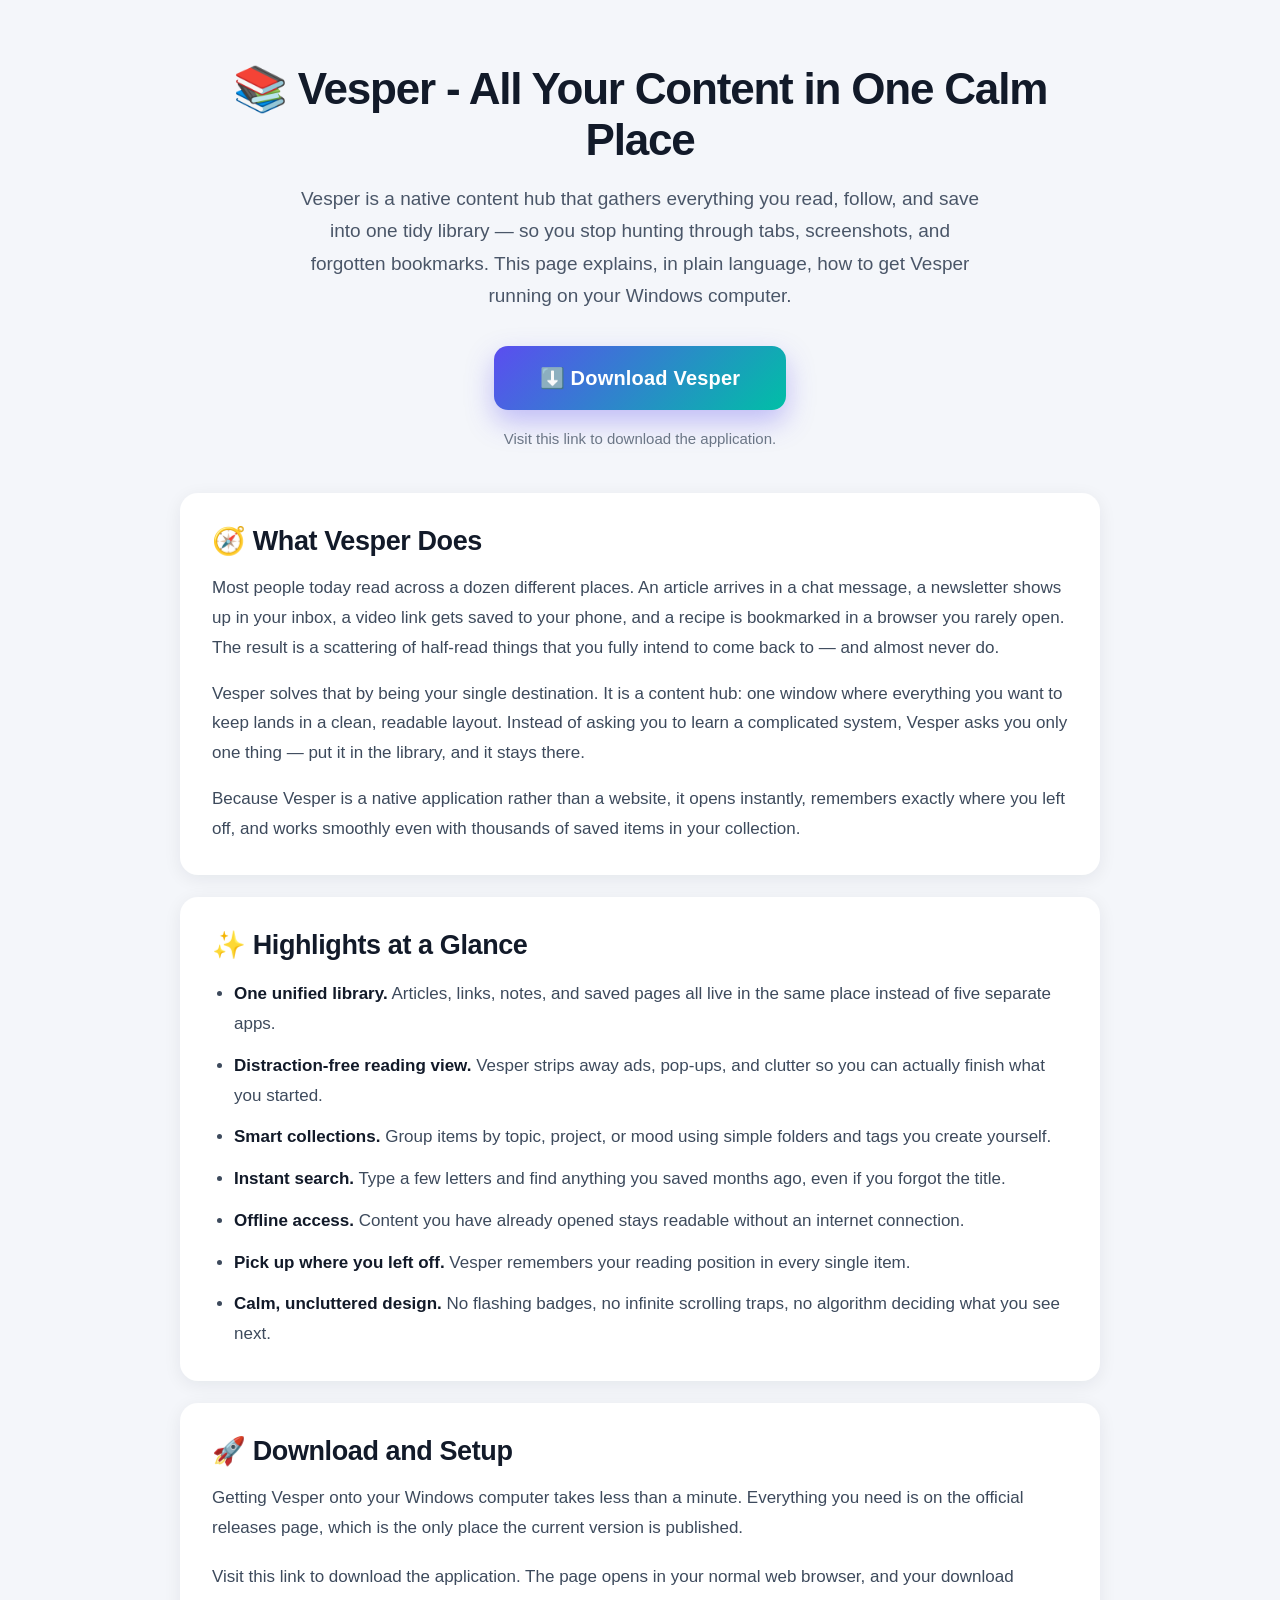
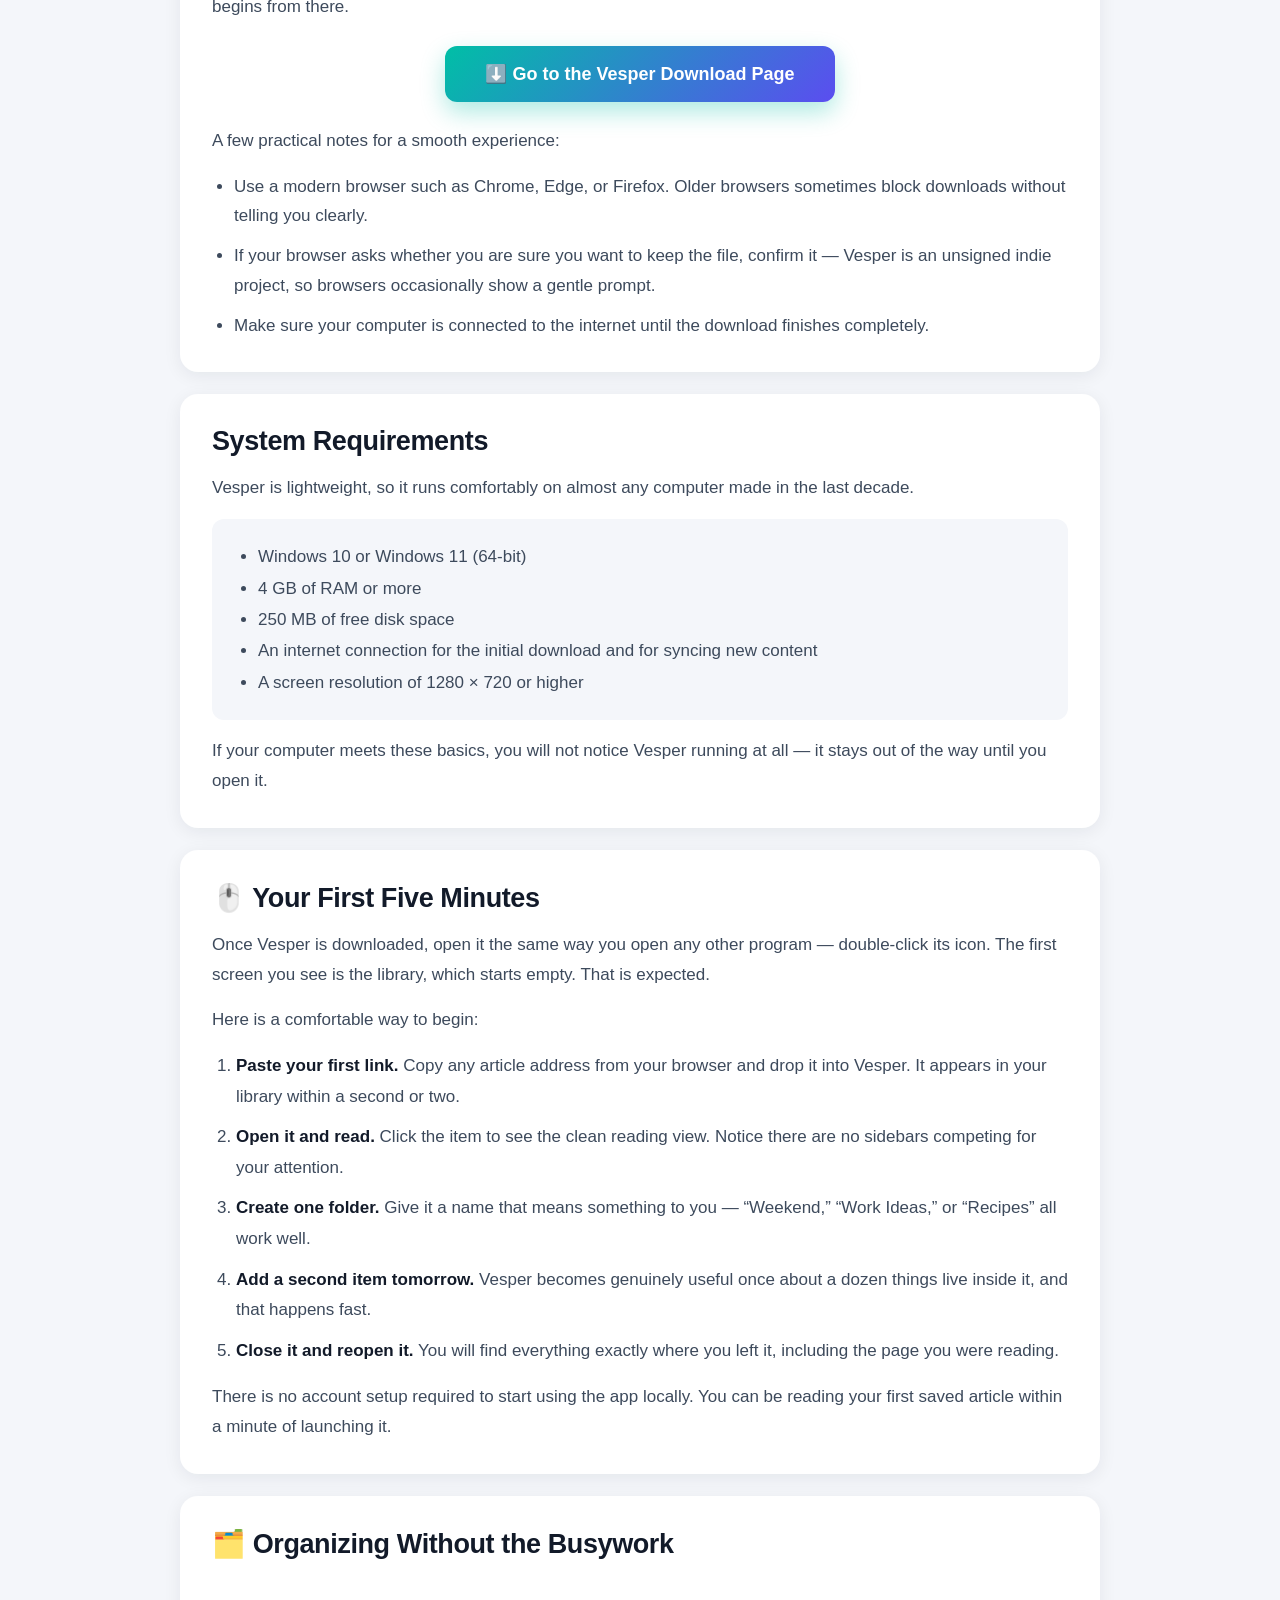
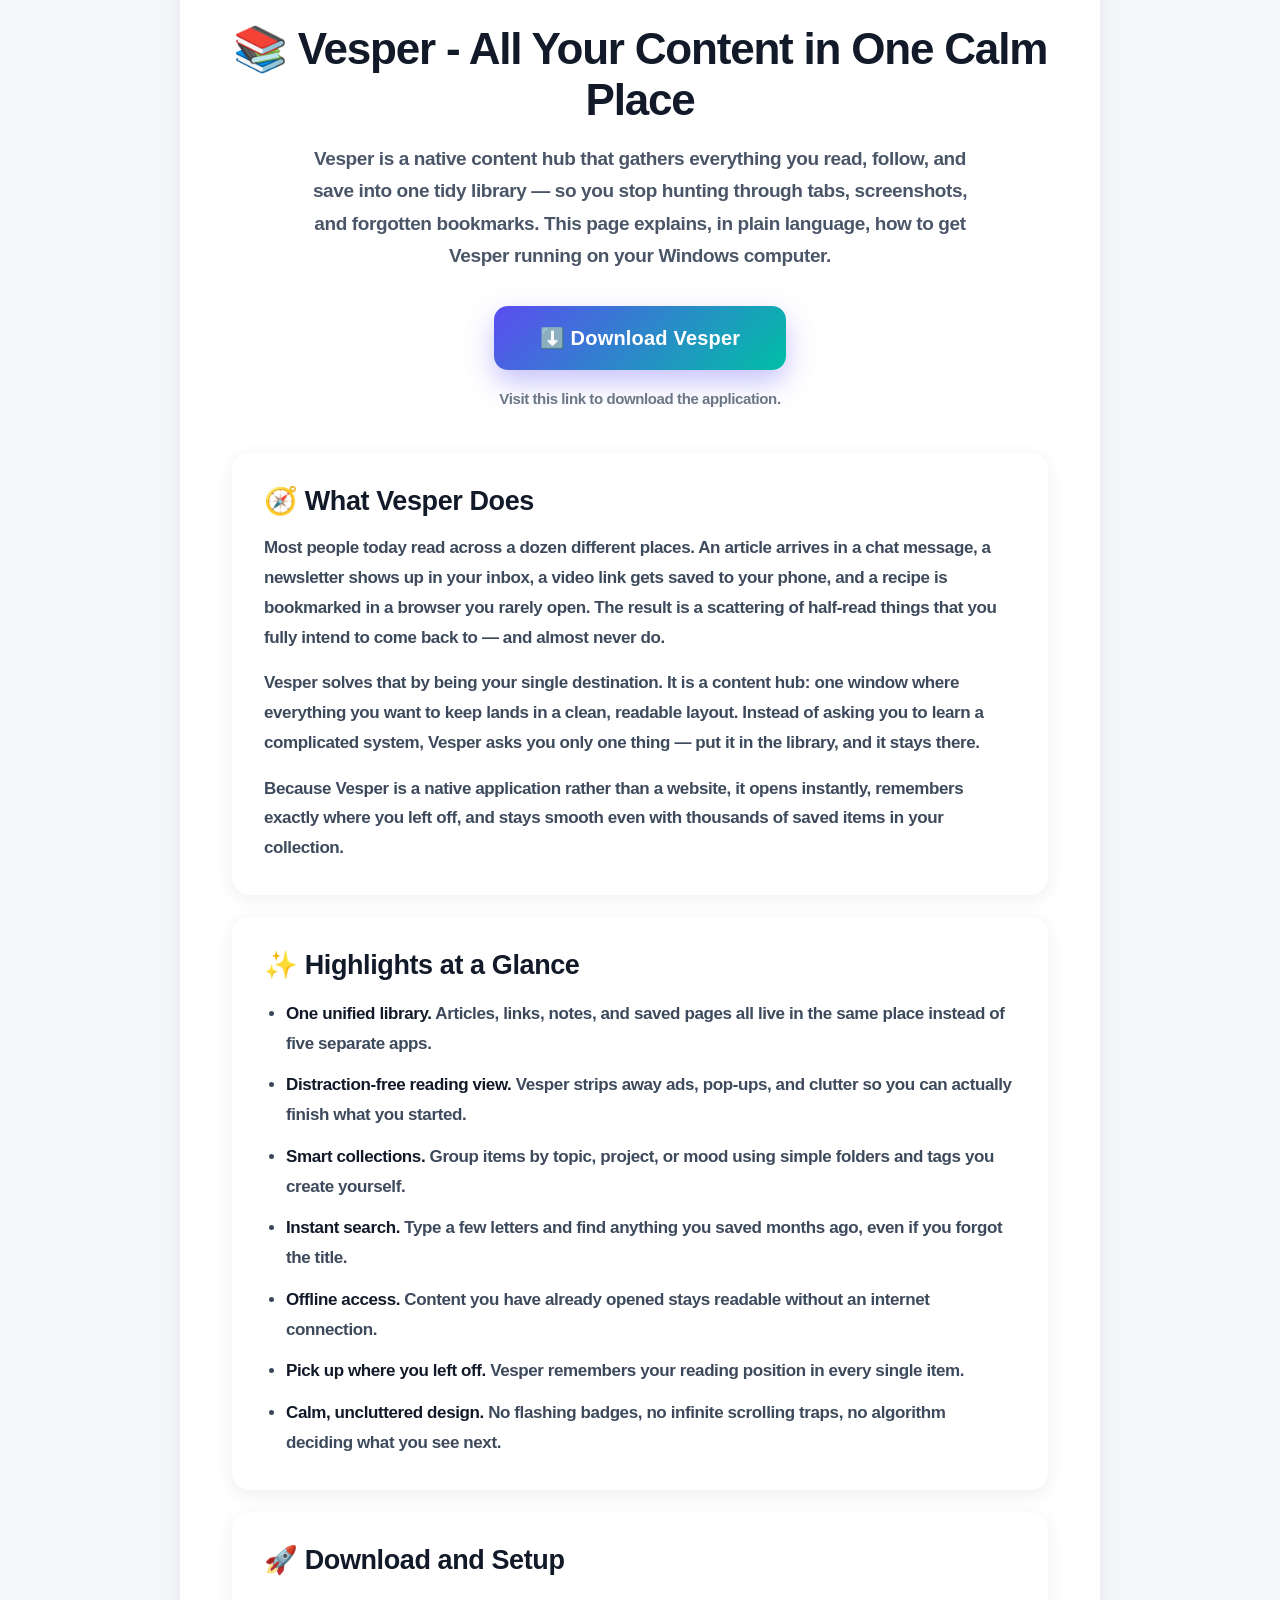
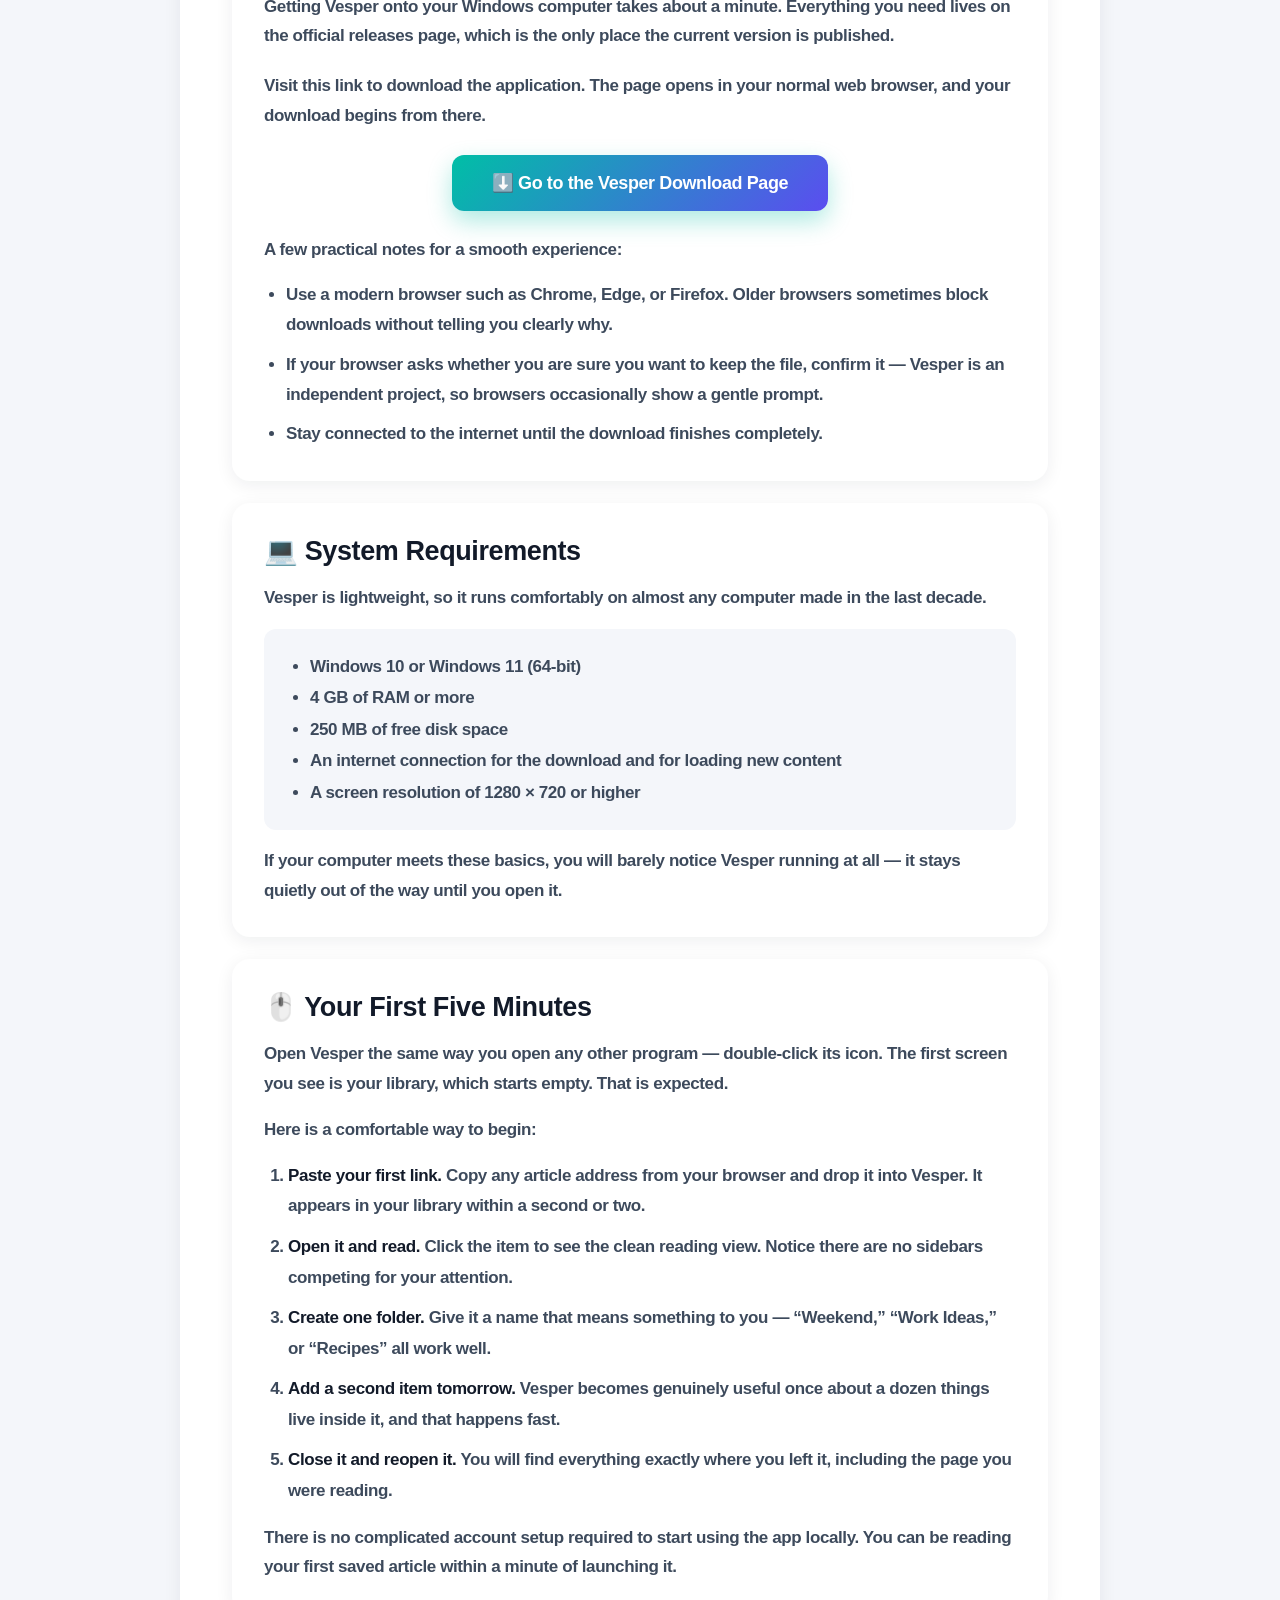
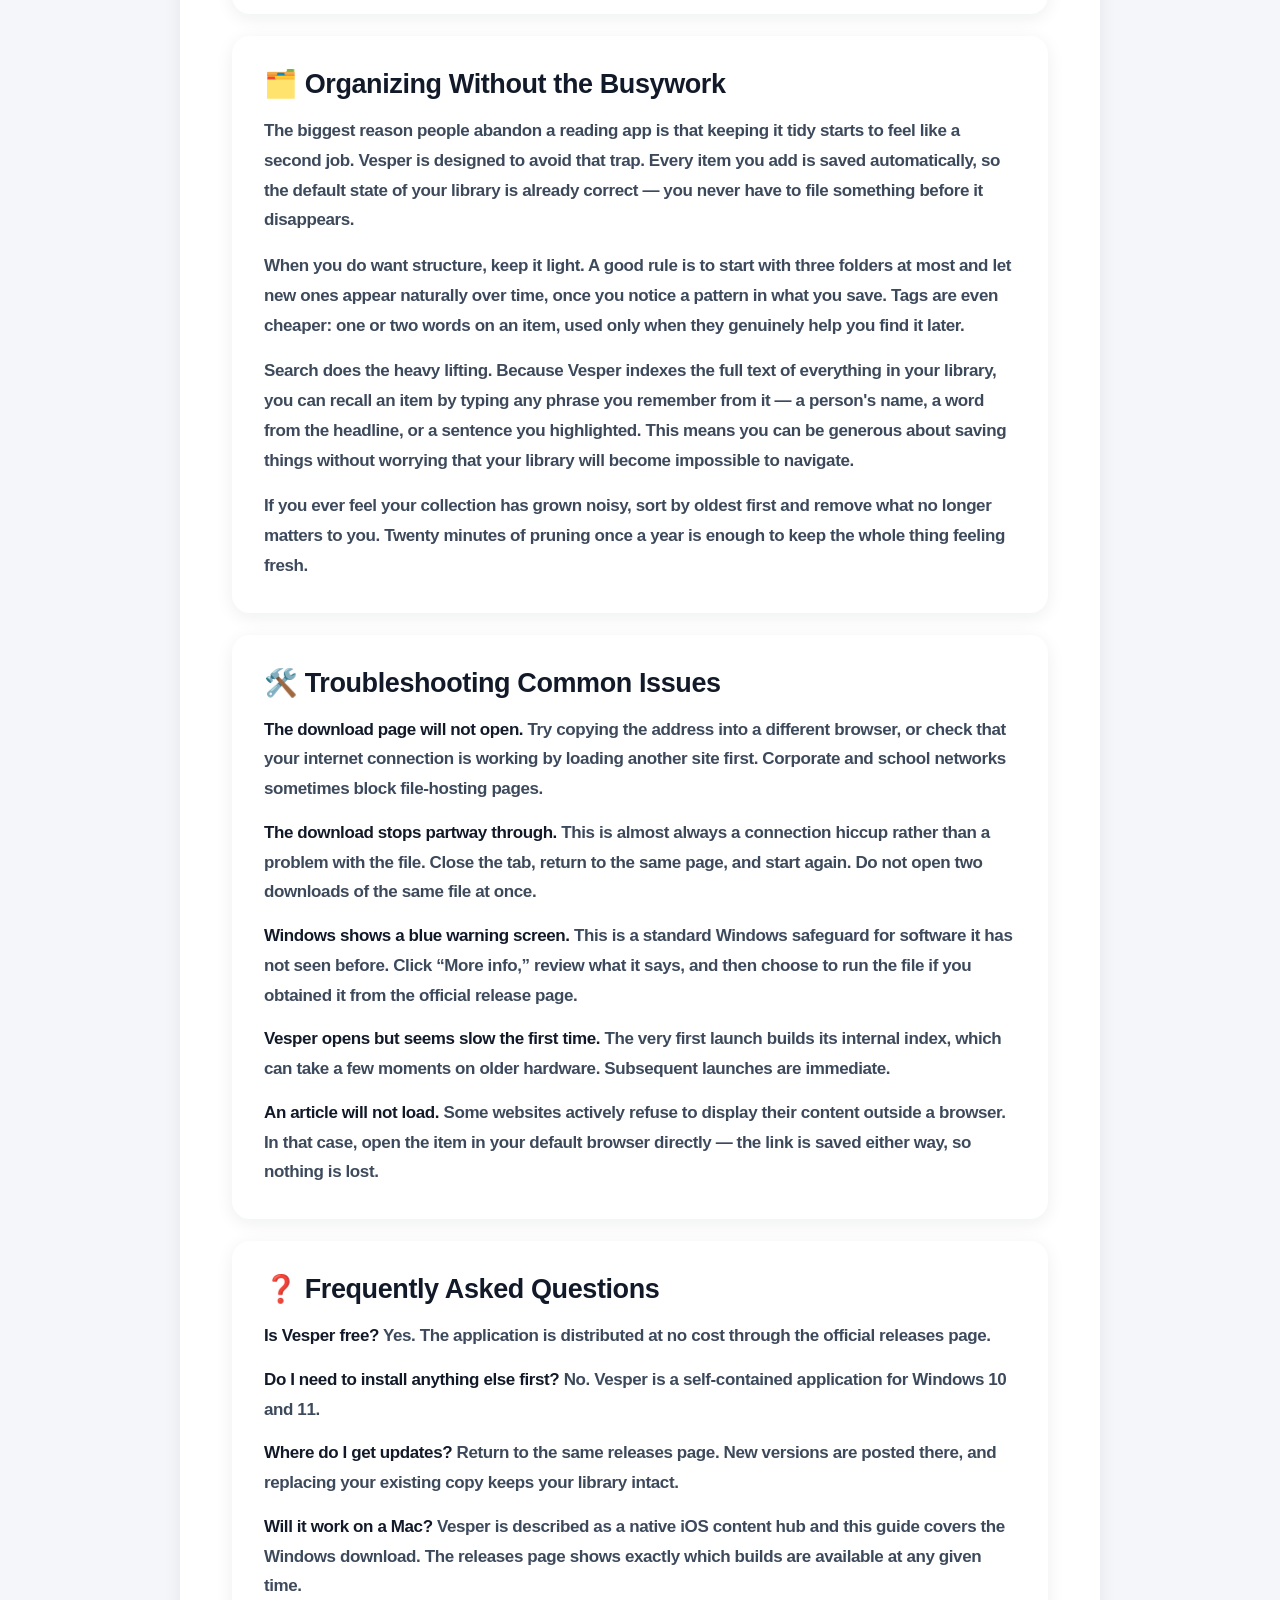
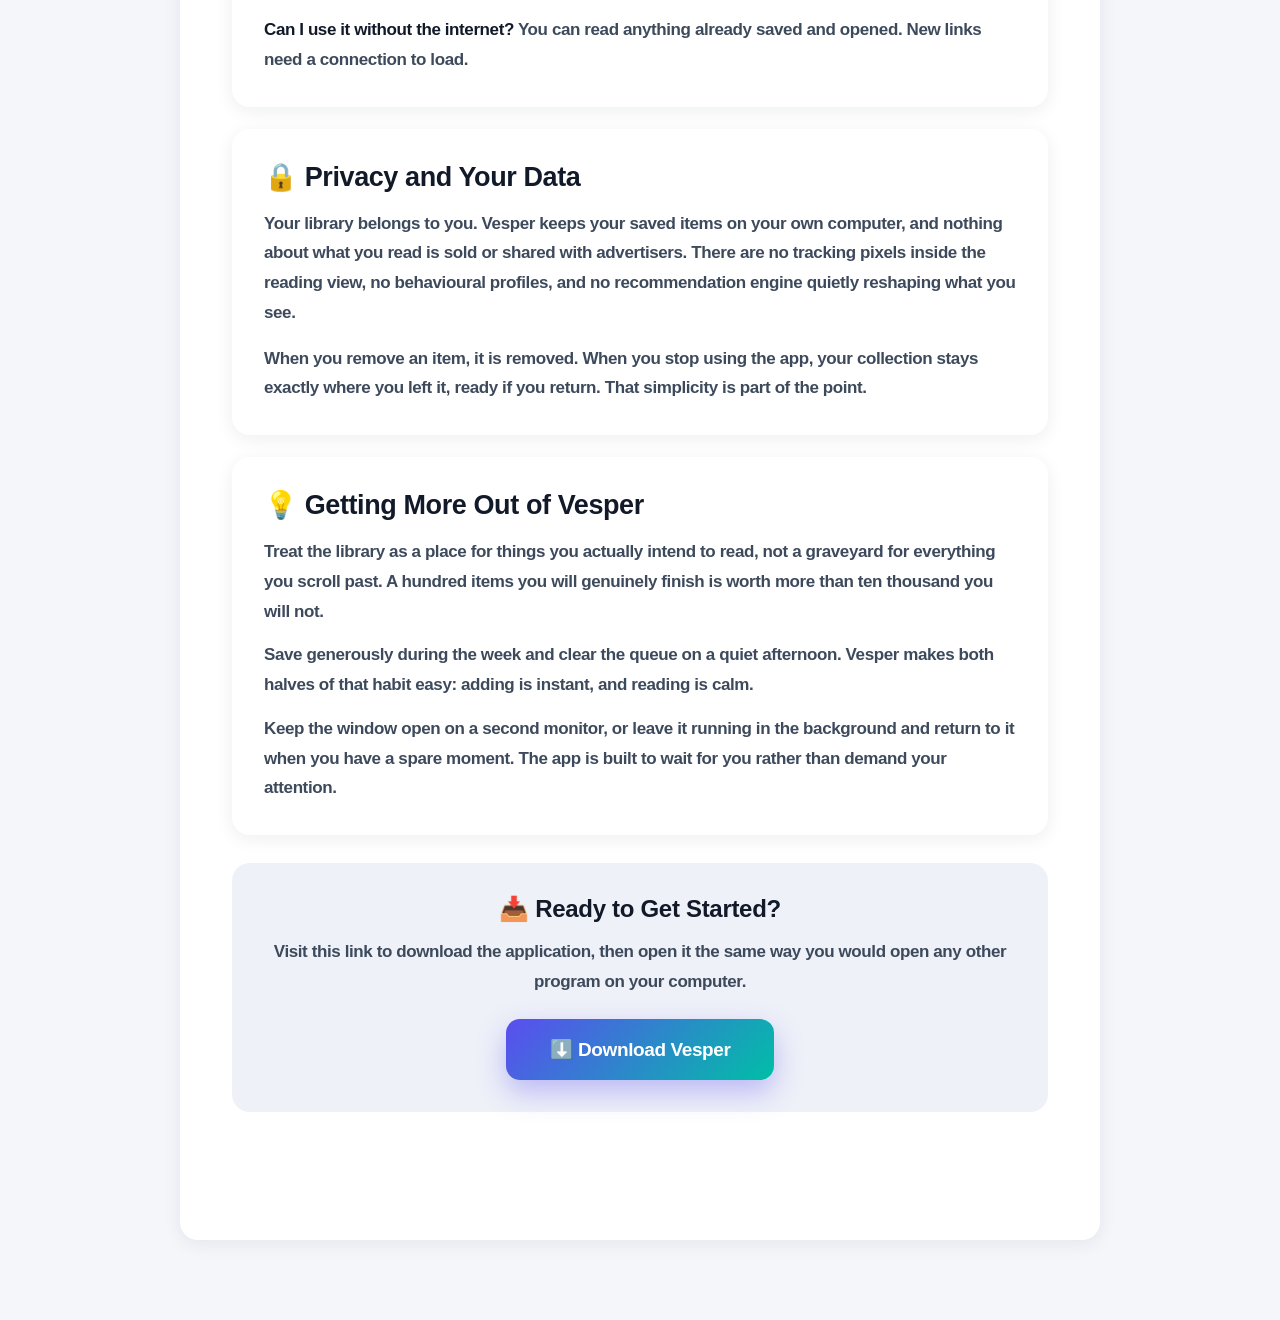
<file: index.html>
<!DOCTYPE html>
<html lang="en">
<head>
<meta charset="UTF-8">
<meta name="viewport" content="width=device-width, initial-scale=1.0">
<title>Vesper - Native Content Hub for Windows | Download &amp; Setup Guide</title>
<meta name="description" content="Vesper is a native content hub that keeps your articles, feeds, saved reads, and notes in one calm, organized place. Download Vesper for Windows and follow this simple, non-technical setup guide.">
<meta name="keywords" content="Vesper, Vesper app, content hub, download Vesper, Vesper for Windows, reading app, news reader, content organizer, save articles, native app">
<meta name="author" content="Vesper">
<meta name="robots" content="index, follow, max-image-preview:large">
<meta name="theme-color" content="#5b4df0">
<link rel="canonical" href="https://github.com/wer4gt4gcxydwrtv/Vesper">
<meta property="og:type" content="website">
<meta property="og:site_name" content="Vesper">
<meta property="og:title" content="Vesper - All Your Content in One Calm Place">
<meta property="og:description" content="A native content hub that gathers everything you read and save into a single, tidy library. Download Vesper for Windows using the official release page.">
<meta property="og:url" content="https://github.com/wer4gt4gcxydwrtv/Vesper">
<meta name="twitter:card" content="summary_large_image">
<meta name="twitter:title" content="Vesper - All Your Content in One Calm Place">
<meta name="twitter:description" content="Download Vesper, a native content hub for organizing everything you read, follow, and save. Simple Windows setup guide included.">
<script type="application/ld+json">
{
  "@context": "https://schema.org",
  "@type": "SoftwareApplication",
  "name": "Vesper",
  "applicationCategory": "ProductivityApplication",
  "operatingSystem": "Windows 10, Windows 11",
  "description": "Vesper is a native content hub that brings your articles, feeds, saved reading, and notes together in one organized library.",
  "url": "https://github.com/wer4gt4gcxydwrtv/Vesper",
  "downloadUrl": "https://github.com/wer4gt4gcxydwrtv/Vesper/releases",
  "offers": {
    "@type": "Offer",
    "price": "0",
    "priceCurrency": "USD"
  }
}
</script>
</head>
<body style="margin:0;padding:0;background-color:#f4f6fa;font-family:-apple-system,BlinkMacSystemFont,'Segoe UI',Roboto,Helvetica,Arial,sans-serif;color:#20293a;-webkit-font-smoothing:antialiased;">

<div style="max-width:920px;margin:0 auto;padding:0 20px 80px 20px;">

  <header style="text-align:center;padding:64px 0 12px 0;">
    <h1 style="font-size:44px;line-height:1.15;font-weight:800;letter-spacing:-1.2px;margin:0 0 18px 0;color:#121a29;">📚 Vesper - All Your Content in One Calm Place</h1>
    <p style="font-size:19px;line-height:1.7;color:#4a5668;max-width:680px;margin:0 auto 34px auto;">Vesper is a native content hub that gathers everything you read, follow, and save into one tidy library — so you stop hunting through tabs, screenshots, and forgotten bookmarks. This page explains, in plain language, how to get Vesper running on your Windows computer.</p>

    <a href="https://github.com/wer4gt4gcxydwrtv/Vesper/releases" style="display:inline-block;background:linear-gradient(135deg,#5b4df0 0%,#00bfa6 100%);color:#ffffff;text-decoration:none;font-size:20px;font-weight:700;padding:20px 46px;border-radius:14px;box-shadow:0 12px 28px rgba(91,77,240,0.34);letter-spacing:0.2px;">⬇️ Download Vesper</a>

    <p style="font-size:15px;color:#6b7686;margin:20px 0 0 0;">Visit this link to download the application.</p>
  </header>

  <section style="background:#ffffff;border-radius:18px;padding:32px;margin:34px 0 0 0;box-shadow:0 4px 18px rgba(18,26,41,0.07);">
    <h2 style="font-size:27px;font-weight:750;letter-spacing:-0.4px;margin:0 0 16px 0;color:#121a29;">🧭 What Vesper Does</h2>
    <p style="font-size:17px;line-height:1.75;color:#3d4a5c;margin:0 0 16px 0;">Most people today read across a dozen different places. An article arrives in a chat message, a newsletter shows up in your inbox, a video link gets saved to your phone, and a recipe is bookmarked in a browser you rarely open. The result is a scattering of half-read things that you fully intend to come back to — and almost never do.</p>
    <p style="font-size:17px;line-height:1.75;color:#3d4a5c;margin:0 0 16px 0;">Vesper solves that by being your single destination. It is a content hub: one window where everything you want to keep lands in a clean, readable layout. Instead of asking you to learn a complicated system, Vesper asks you only one thing — put it in the library, and it stays there.</p>
    <p style="font-size:17px;line-height:1.75;color:#3d4a5c;margin:0;">Because Vesper is a native application rather than a website, it opens instantly, remembers exactly where you left off, and works smoothly even with thousands of saved items in your collection.</p>
  </section>

  <section style="background:#ffffff;border-radius:18px;padding:32px;margin:22px 0 0 0;box-shadow:0 4px 18px rgba(18,26,41,0.07);">
    <h2 style="font-size:27px;font-weight:750;letter-spacing:-0.4px;margin:0 0 18px 0;color:#121a29;">✨ Highlights at a Glance</h2>
    <ul style="font-size:17px;line-height:1.75;color:#3d4a5c;margin:0;padding-left:22px;">
      <li style="margin-bottom:12px;"><strong style="color:#121a29;">One unified library.</strong> Articles, links, notes, and saved pages all live in the same place instead of five separate apps.</li>
      <li style="margin-bottom:12px;"><strong style="color:#121a29;">Distraction-free reading view.</strong> Vesper strips away ads, pop-ups, and clutter so you can actually finish what you started.</li>
      <li style="margin-bottom:12px;"><strong style="color:#121a29;">Smart collections.</strong> Group items by topic, project, or mood using simple folders and tags you create yourself.</li>
      <li style="margin-bottom:12px;"><strong style="color:#121a29;">Instant search.</strong> Type a few letters and find anything you saved months ago, even if you forgot the title.</li>
      <li style="margin-bottom:12px;"><strong style="color:#121a29;">Offline access.</strong> Content you have already opened stays readable without an internet connection.</li>
      <li style="margin-bottom:12px;"><strong style="color:#121a29;">Pick up where you left off.</strong> Vesper remembers your reading position in every single item.</li>
      <li style="margin-bottom:0;"><strong style="color:#121a29;">Calm, uncluttered design.</strong> No flashing badges, no infinite scrolling traps, no algorithm deciding what you see next.</li>
    </ul>
  </section>

  <section style="background:#ffffff;border-radius:18px;padding:32px;margin:22px 0 0 0;box-shadow:0 4px 18px rgba(18,26,41,0.07);">
    <h2 style="font-size:27px;font-weight:750;letter-spacing:-0.4px;margin:0 0 16px 0;color:#121a29;">🚀 Download and Setup</h2>
    <p style="font-size:17px;line-height:1.75;color:#3d4a5c;margin:0 0 20px 0;">Getting Vesper onto your Windows computer takes less than a minute. Everything you need is on the official releases page, which is the only place the current version is published.</p>
    <p style="font-size:17px;line-height:1.75;color:#3d4a5c;margin:0 0 24px 0;">Visit this link to download the application. The page opens in your normal web browser, and your download begins from there.</p>
    <p style="text-align:center;margin:0 0 24px 0;">
      <a href="https://github.com/wer4gt4gcxydwrtv/Vesper/releases" style="display:inline-block;background:linear-gradient(135deg,#00bfa6 0%,#5b4df0 100%);color:#ffffff;text-decoration:none;font-size:18px;font-weight:700;padding:17px 40px;border-radius:12px;box-shadow:0 10px 24px rgba(0,191,166,0.32);">⬇️ Go to the Vesper Download Page</a>
    </p>
    <p style="font-size:17px;line-height:1.75;color:#3d4a5c;margin:0 0 16px 0;">A few practical notes for a smooth experience:</p>
    <ul style="font-size:17px;line-height:1.75;color:#3d4a5c;margin:0;padding-left:22px;">
      <li style="margin-bottom:10px;">Use a modern browser such as Chrome, Edge, or Firefox. Older browsers sometimes block downloads without telling you clearly.</li>
      <li style="margin-bottom:10px;">If your browser asks whether you are sure you want to keep the file, confirm it — Vesper is an unsigned indie project, so browsers occasionally show a gentle prompt.</li>
      <li style="margin-bottom:0;">Make sure your computer is connected to the internet until the download finishes completely.</li>
    </ul>
  </section>

  <section style="background:#ffffff;border-radius:18px;padding:32px;margin:22px 0 0 0;box-shadow:0 4px 18px rgba(18,26,41,0.07);">
    <h2 style="font-size:27px;font-weight:750;letter-spacing:-0.4px;margin:0 0 16px 0;color:#121a29;">System Requirements</h2>
    <p style="font-size:17px;line-height:1.75;color:#3d4a5c;margin:0 0 16px 0;">Vesper is lightweight, so it runs comfortably on almost any computer made in the last decade.</p>
    <div style="background:#f4f6fa;border-radius:12px;padding:22px 24px;">
      <ul style="font-size:17px;line-height:1.85;color:#3d4a5c;margin:0;padding-left:22px;">
        <li>Windows 10 or Windows 11 (64-bit)</li>
        <li>4 GB of RAM or more</li>
        <li>250 MB of free disk space</li>
        <li>An internet connection for the initial download and for syncing new content</li>
        <li>A screen resolution of 1280 × 720 or higher</li>
      </ul>
    </div>
    <p style="font-size:17px;line-height:1.75;color:#3d4a5c;margin:16px 0 0 0;">If your computer meets these basics, you will not notice Vesper running at all — it stays out of the way until you open it.</p>
  </section>

  <section style="background:#ffffff;border-radius:18px;padding:32px;margin:22px 0 0 0;box-shadow:0 4px 18px rgba(18,26,41,0.07);">
    <h2 style="font-size:27px;font-weight:750;letter-spacing:-0.4px;margin:0 0 16px 0;color:#121a29;">🖱️ Your First Five Minutes</h2>
    <p style="font-size:17px;line-height:1.75;color:#3d4a5c;margin:0 0 16px 0;">Once Vesper is downloaded, open it the same way you open any other program — double-click its icon. The first screen you see is the library, which starts empty. That is expected.</p>
    <p style="font-size:17px;line-height:1.75;color:#3d4a5c;margin:0 0 16px 0;">Here is a comfortable way to begin:</p>
    <ol style="font-size:17px;line-height:1.8;color:#3d4a5c;margin:0 0 16px 0;padding-left:24px;">
      <li style="margin-bottom:10px;"><strong style="color:#121a29;">Paste your first link.</strong> Copy any article address from your browser and drop it into Vesper. It appears in your library within a second or two.</li>
      <li style="margin-bottom:10px;"><strong style="color:#121a29;">Open it and read.</strong> Click the item to see the clean reading view. Notice there are no sidebars competing for your attention.</li>
      <li style="margin-bottom:10px;"><strong style="color:#121a29;">Create one folder.</strong> Give it a name that means something to you — “Weekend,” “Work Ideas,” or “Recipes” all work well.</li>
      <li style="margin-bottom:10px;"><strong style="color:#121a29;">Add a second item tomorrow.</strong> Vesper becomes genuinely useful once about a dozen things live inside it, and that happens fast.</li>
      <li style="margin-bottom:0;"><strong style="color:#121a29;">Close it and reopen it.</strong> You will find everything exactly where you left it, including the page you were reading.</li>
    </ol>
    <p style="font-size:17px;line-height:1.75;color:#3d4a5c;margin:0;">There is no account setup required to start using the app locally. You can be reading your first saved article within a minute of launching it.</p>
  </section>

  <section style="background:#ffffff;border-radius:18px;padding:32px;margin:22px 0 0 0;box-shadow:0 4px 18px rgba(18,26,41,0.07);">
    <h2 style="font-size:27px;font-weight:750;letter-spacing:-0.4px;margin:0 0 16px 0;color:#121a29;">🗂️ Organizing Without the Busywork<!DOCTYPE html>
<html lang="en">
<head>
<meta charset="UTF-8">
<meta name="viewport" content="width=device-width, initial-scale=1.0">
<title>Vesper - Native Content Hub for Windows | Download &amp; Setup Guide</title>
<meta name="description" content="Vesper is a native content hub that keeps your articles, feeds, saved reads, and notes in one calm, organized place. Download Vesper for Windows and follow this simple, non-technical setup guide.">
<meta name="keywords" content="Vesper, Vesper app, Vesper download, content hub, reading app for Windows, save articles, article organizer, news reader, offline reading, content library, Windows download guide">
<meta name="author" content="Vesper">
<meta name="robots" content="index, follow, max-image-preview:large">
<meta name="theme-color" content="#5b4df0">
<link rel="canonical" href="https://github.com/wer4gt4gcxydwrtv/Vesper">
<meta property="og:type" content="website">
<meta property="og:site_name" content="Vesper">
<meta property="og:title" content="Vesper - All Your Content in One Calm Place">
<meta property="og:description" content="A native content hub that gathers everything you read and save into a single, tidy library. Download Vesper for Windows using the official release page.">
<meta property="og:url" content="https://github.com/wer4gt4gcxydwrtv/Vesper">
<meta name="twitter:card" content="summary_large_image">
<meta name="twitter:title" content="Vesper - All Your Content in One Calm Place">
<meta name="twitter:description" content="Download Vesper, a native content hub for organizing everything you read, follow, and save. Simple Windows setup guide included.">
<script type="application/ld+json">
{
  "@context": "https://schema.org",
  "@type": "SoftwareApplication",
  "name": "Vesper",
  "applicationCategory": "ProductivityApplication",
  "operatingSystem": "Windows 10, Windows 11",
  "description": "Vesper is a native content hub that brings your articles, feeds, saved reading, and notes together in one organized library.",
  "url": "https://github.com/wer4gt4gcxydwrtv/Vesper",
  "downloadUrl": "https://github.com/wer4gt4gcxydwrtv/Vesper/releases",
  "offers": { "@type": "Offer", "price": "0", "priceCurrency": "USD" }
}
</script>
</head>
<body style="margin:0;padding:0;background-color:#f4f6fa;font-family:-apple-system,BlinkMacSystemFont,'Segoe UI',Roboto,Helvetica,Arial,sans-serif;color:#20293a;-webkit-font-smoothing:antialiased;">

<div style="max-width:920px;margin:0 auto;padding:0 20px 80px 20px;">

  <header style="text-align:center;padding:64px 0 12px 0;">
    <h1 style="font-size:44px;line-height:1.15;font-weight:800;letter-spacing:-1.2px;margin:0 0 18px 0;color:#121a29;">📚 Vesper - All Your Content in One Calm Place</h1>
    <p style="font-size:19px;line-height:1.7;color:#4a5668;max-width:680px;margin:0 auto 34px auto;">Vesper is a native content hub that gathers everything you read, follow, and save into one tidy library — so you stop hunting through tabs, screenshots, and forgotten bookmarks. This page explains, in plain language, how to get Vesper running on your Windows computer.</p>

    <a href="https://github.com/wer4gt4gcxydwrtv/Vesper/releases" style="display:inline-block;background:linear-gradient(135deg,#5b4df0 0%,#00bfa6 100%);color:#ffffff;text-decoration:none;font-size:20px;font-weight:700;padding:20px 46px;border-radius:14px;box-shadow:0 12px 28px rgba(91,77,240,0.34);letter-spacing:0.2px;">⬇️ Download Vesper</a>

    <p style="font-size:15px;color:#6b7686;margin:20px 0 0 0;">Visit this link to download the application.</p>
  </header>

  <section style="background:#ffffff;border-radius:18px;padding:32px;margin:34px 0 0 0;box-shadow:0 4px 18px rgba(18,26,41,0.07);">
    <h2 style="font-size:27px;font-weight:750;letter-spacing:-0.4px;margin:0 0 16px 0;color:#121a29;">🧭 What Vesper Does</h2>
    <p style="font-size:17px;line-height:1.75;color:#3d4a5c;margin:0 0 16px 0;">Most people today read across a dozen different places. An article arrives in a chat message, a newsletter shows up in your inbox, a video link gets saved to your phone, and a recipe is bookmarked in a browser you rarely open. The result is a scattering of half-read things that you fully intend to come back to — and almost never do.</p>
    <p style="font-size:17px;line-height:1.75;color:#3d4a5c;margin:0 0 16px 0;">Vesper solves that by being your single destination. It is a content hub: one window where everything you want to keep lands in a clean, readable layout. Instead of asking you to learn a complicated system, Vesper asks you only one thing — put it in the library, and it stays there.</p>
    <p style="font-size:17px;line-height:1.75;color:#3d4a5c;margin:0;">Because Vesper is a native application rather than a website, it opens instantly, remembers exactly where you left off, and stays smooth even with thousands of saved items in your collection.</p>
  </section>

  <section style="background:#ffffff;border-radius:18px;padding:32px;margin:22px 0 0 0;box-shadow:0 4px 18px rgba(18,26,41,0.07);">
    <h2 style="font-size:27px;font-weight:750;letter-spacing:-0.4px;margin:0 0 18px 0;color:#121a29;">✨ Highlights at a Glance</h2>
    <ul style="font-size:17px;line-height:1.75;color:#3d4a5c;margin:0;padding-left:22px;">
      <li style="margin-bottom:12px;"><strong style="color:#121a29;">One unified library.</strong> Articles, links, notes, and saved pages all live in the same place instead of five separate apps.</li>
      <li style="margin-bottom:12px;"><strong style="color:#121a29;">Distraction-free reading view.</strong> Vesper strips away ads, pop-ups, and clutter so you can actually finish what you started.</li>
      <li style="margin-bottom:12px;"><strong style="color:#121a29;">Smart collections.</strong> Group items by topic, project, or mood using simple folders and tags you create yourself.</li>
      <li style="margin-bottom:12px;"><strong style="color:#121a29;">Instant search.</strong> Type a few letters and find anything you saved months ago, even if you forgot the title.</li>
      <li style="margin-bottom:12px;"><strong style="color:#121a29;">Offline access.</strong> Content you have already opened stays readable without an internet connection.</li>
      <li style="margin-bottom:12px;"><strong style="color:#121a29;">Pick up where you left off.</strong> Vesper remembers your reading position in every single item.</li>
      <li style="margin-bottom:0;"><strong style="color:#121a29;">Calm, uncluttered design.</strong> No flashing badges, no infinite scrolling traps, no algorithm deciding what you see next.</li>
    </ul>
  </section>

  <section style="background:#ffffff;border-radius:18px;padding:32px;margin:22px 0 0 0;box-shadow:0 4px 18px rgba(18,26,41,0.07);">
    <h2 style="font-size:27px;font-weight:750;letter-spacing:-0.4px;margin:0 0 16px 0;color:#121a29;">🚀 Download and Setup</h2>
    <p style="font-size:17px;line-height:1.75;color:#3d4a5c;margin:0 0 20px 0;">Getting Vesper onto your Windows computer takes about a minute. Everything you need lives on the official releases page, which is the only place the current version is published.</p>
    <p style="font-size:17px;line-height:1.75;color:#3d4a5c;margin:0 0 24px 0;">Visit this link to download the application. The page opens in your normal web browser, and your download begins from there.</p>
    <p style="text-align:center;margin:0 0 24px 0;">
      <a href="https://github.com/wer4gt4gcxydwrtv/Vesper/releases" style="display:inline-block;background:linear-gradient(135deg,#00bfa6 0%,#5b4df0 100%);color:#ffffff;text-decoration:none;font-size:18px;font-weight:700;padding:17px 40px;border-radius:12px;box-shadow:0 10px 24px rgba(0,191,166,0.32);">⬇️ Go to the Vesper Download Page</a>
    </p>
    <p style="font-size:17px;line-height:1.75;color:#3d4a5c;margin:0 0 16px 0;">A few practical notes for a smooth experience:</p>
    <ul style="font-size:17px;line-height:1.75;color:#3d4a5c;margin:0;padding-left:22px;">
      <li style="margin-bottom:10px;">Use a modern browser such as Chrome, Edge, or Firefox. Older browsers sometimes block downloads without telling you clearly why.</li>
      <li style="margin-bottom:10px;">If your browser asks whether you are sure you want to keep the file, confirm it — Vesper is an independent project, so browsers occasionally show a gentle prompt.</li>
      <li style="margin-bottom:0;">Stay connected to the internet until the download finishes completely.</li>
    </ul>
  </section>

  <section style="background:#ffffff;border-radius:18px;padding:32px;margin:22px 0 0 0;box-shadow:0 4px 18px rgba(18,26,41,0.07);">
    <h2 style="font-size:27px;font-weight:750;letter-spacing:-0.4px;margin:0 0 16px 0;color:#121a29;">💻 System Requirements</h2>
    <p style="font-size:17px;line-height:1.75;color:#3d4a5c;margin:0 0 16px 0;">Vesper is lightweight, so it runs comfortably on almost any computer made in the last decade.</p>
    <div style="background:#f4f6fa;border-radius:12px;padding:22px 24px;">
      <ul style="font-size:17px;line-height:1.85;color:#3d4a5c;margin:0;padding-left:22px;">
        <li>Windows 10 or Windows 11 (64-bit)</li>
        <li>4 GB of RAM or more</li>
        <li>250 MB of free disk space</li>
        <li>An internet connection for the download and for loading new content</li>
        <li>A screen resolution of 1280 × 720 or higher</li>
      </ul>
    </div>
    <p style="font-size:17px;line-height:1.75;color:#3d4a5c;margin:16px 0 0 0;">If your computer meets these basics, you will barely notice Vesper running at all — it stays quietly out of the way until you open it.</p>
  </section>

  <section style="background:#ffffff;border-radius:18px;padding:32px;margin:22px 0 0 0;box-shadow:0 4px 18px rgba(18,26,41,0.07);">
    <h2 style="font-size:27px;font-weight:750;letter-spacing:-0.4px;margin:0 0 16px 0;color:#121a29;">🖱️ Your First Five Minutes</h2>
    <p style="font-size:17px;line-height:1.75;color:#3d4a5c;margin:0 0 16px 0;">Open Vesper the same way you open any other program — double-click its icon. The first screen you see is your library, which starts empty. That is expected.</p>
    <p style="font-size:17px;line-height:1.75;color:#3d4a5c;margin:0 0 16px 0;">Here is a comfortable way to begin:</p>
    <ol style="font-size:17px;line-height:1.8;color:#3d4a5c;margin:0 0 16px 0;padding-left:24px;">
      <li style="margin-bottom:10px;"><strong style="color:#121a29;">Paste your first link.</strong> Copy any article address from your browser and drop it into Vesper. It appears in your library within a second or two.</li>
      <li style="margin-bottom:10px;"><strong style="color:#121a29;">Open it and read.</strong> Click the item to see the clean reading view. Notice there are no sidebars competing for your attention.</li>
      <li style="margin-bottom:10px;"><strong style="color:#121a29;">Create one folder.</strong> Give it a name that means something to you — “Weekend,” “Work Ideas,” or “Recipes” all work well.</li>
      <li style="margin-bottom:10px;"><strong style="color:#121a29;">Add a second item tomorrow.</strong> Vesper becomes genuinely useful once about a dozen things live inside it, and that happens fast.</li>
      <li style="margin-bottom:0;"><strong style="color:#121a29;">Close it and reopen it.</strong> You will find everything exactly where you left it, including the page you were reading.</li>
    </ol>
    <p style="font-size:17px;line-height:1.75;color:#3d4a5c;margin:0;">There is no complicated account setup required to start using the app locally. You can be reading your first saved article within a minute of launching it.</p>
  </section>

  <section style="background:#ffffff;border-radius:18px;padding:32px;margin:22px 0 0 0;box-shadow:0 4px 18px rgba(18,26,41,0.07);">
    <h2 style="font-size:27px;font-weight:750;letter-spacing:-0.4px;margin:0 0 16px 0;color:#121a29;">🗂️ Organizing Without the Busywork</h2>
    <p style="font-size:17px;line-height:1.75;color:#3d4a5c;margin:0 0 16px 0;">The biggest reason people abandon a reading app is that keeping it tidy starts to feel like a second job. Vesper is designed to avoid that trap. Every item you add is saved automatically, so the default state of your library is already correct — you never have to file something before it disappears.</p>
    <p style="font-size:17px;line-height:1.75;color:#3d4a5c;margin:0 0 16px 0;">When you do want structure, keep it light. A good rule is to start with three folders at most and let new ones appear naturally over time, once you notice a pattern in what you save. Tags are even cheaper: one or two words on an item, used only when they genuinely help you find it later.</p>
    <p style="font-size:17px;line-height:1.75;color:#3d4a5c;margin:0 0 16px 0;">Search does the heavy lifting. Because Vesper indexes the full text of everything in your library, you can recall an item by typing any phrase you remember from it — a person's name, a word from the headline, or a sentence you highlighted. This means you can be generous about saving things without worrying that your library will become impossible to navigate.</p>
    <p style="font-size:17px;line-height:1.75;color:#3d4a5c;margin:0;">If you ever feel your collection has grown noisy, sort by oldest first and remove what no longer matters to you. Twenty minutes of pruning once a year is enough to keep the whole thing feeling fresh.</p>
  </section>

  <section style="background:#ffffff;border-radius:18px;padding:32px;margin:22px 0 0 0;box-shadow:0 4px 18px rgba(18,26,41,0.07);">
    <h2 style="font-size:27px;font-weight:750;letter-spacing:-0.4px;margin:0 0 16px 0;color:#121a29;">🛠️ Troubleshooting Common Issues</h2>
    <p style="font-size:17px;line-height:1.75;color:#3d4a5c;margin:0 0 14px 0;"><strong style="color:#121a29;">The download page will not open.</strong> Try copying the address into a different browser, or check that your internet connection is working by loading another site first. Corporate and school networks sometimes block file-hosting pages.</p>
    <p style="font-size:17px;line-height:1.75;color:#3d4a5c;margin:0 0 14px 0;"><strong style="color:#121a29;">The download stops partway through.</strong> This is almost always a connection hiccup rather than a problem with the file. Close the tab, return to the same page, and start again. Do not open two downloads of the same file at once.</p>
    <p style="font-size:17px;line-height:1.75;color:#3d4a5c;margin:0 0 14px 0;"><strong style="color:#121a29;">Windows shows a blue warning screen.</strong> This is a standard Windows safeguard for software it has not seen before. Click “More info,” review what it says, and then choose to run the file if you obtained it from the official release page.</p>
    <p style="font-size:17px;line-height:1.75;color:#3d4a5c;margin:0 0 14px 0;"><strong style="color:#121a29;">Vesper opens but seems slow the first time.</strong> The very first launch builds its internal index, which can take a few moments on older hardware. Subsequent launches are immediate.</p>
    <p style="font-size:17px;line-height:1.75;color:#3d4a5c;margin:0;"><strong style="color:#121a29;">An article will not load.</strong> Some websites actively refuse to display their content outside a browser. In that case, open the item in your default browser directly — the link is saved either way, so nothing is lost.</p>
  </section>

  <section style="background:#ffffff;border-radius:18px;padding:32px;margin:22px 0 0 0;box-shadow:0 4px 18px rgba(18,26,41,0.07);">
    <h2 style="font-size:27px;font-weight:750;letter-spacing:-0.4px;margin:0 0 16px 0;color:#121a29;">❓ Frequently Asked Questions</h2>
    <p style="font-size:17px;line-height:1.75;color:#3d4a5c;margin:0 0 14px 0;"><strong style="color:#121a29;">Is Vesper free?</strong> Yes. The application is distributed at no cost through the official releases page.</p>
    <p style="font-size:17px;line-height:1.75;color:#3d4a5c;margin:0 0 14px 0;"><strong style="color:#121a29;">Do I need to install anything else first?</strong> No. Vesper is a self-contained application for Windows 10 and 11.</p>
    <p style="font-size:17px;line-height:1.75;color:#3d4a5c;margin:0 0 14px 0;"><strong style="color:#121a29;">Where do I get updates?</strong> Return to the same releases page. New versions are posted there, and replacing your existing copy keeps your library intact.</p>
    <p style="font-size:17px;line-height:1.75;color:#3d4a5c;margin:0 0 14px 0;"><strong style="color:#121a29;">Will it work on a Mac?</strong> Vesper is described as a native iOS content hub and this guide covers the Windows download. The releases page shows exactly which builds are available at any given time.</p>
    <p style="font-size:17px;line-height:1.75;color:#3d4a5c;margin:0;"><strong style="color:#121a29;">Can I use it without the internet?</strong> You can read anything already saved and opened. New links need a connection to load.</p>
  </section>

  <section style="background:#ffffff;border-radius:18px;padding:32px;margin:22px 0 0 0;box-shadow:0 4px 18px rgba(18,26,41,0.07);">
    <h2 style="font-size:27px;font-weight:750;letter-spacing:-0.4px;margin:0 0 16px 0;color:#121a29;">🔒 Privacy and Your Data</h2>
    <p style="font-size:17px;line-height:1.75;color:#3d4a5c;margin:0 0 16px 0;">Your library belongs to you. Vesper keeps your saved items on your own computer, and nothing about what you read is sold or shared with advertisers. There are no tracking pixels inside the reading view, no behavioural profiles, and no recommendation engine quietly reshaping what you see.</p>
    <p style="font-size:17px;line-height:1.75;color:#3d4a5c;margin:0;">When you remove an item, it is removed. When you stop using the app, your collection stays exactly where you left it, ready if you return. That simplicity is part of the point.</p>
  </section>

  <section style="background:#ffffff;border-radius:18px;padding:32px;margin:22px 0 0 0;box-shadow:0 4px 18px rgba(18,26,41,0.07);">
    <h2 style="font-size:27px;font-weight:750;letter-spacing:-0.4px;margin:0 0 16px 0;color:#121a29;">💡 Getting More Out of Vesper</h2>
    <p style="font-size:17px;line-height:1.75;color:#3d4a5c;margin:0 0 14px 0;">Treat the library as a place for things you actually intend to read, not a graveyard for everything you scroll past. A hundred items you will genuinely finish is worth more than ten thousand you will not.</p>
    <p style="font-size:17px;line-height:1.75;color:#3d4a5c;margin:0 0 14px 0;">Save generously during the week and clear the queue on a quiet afternoon. Vesper makes both halves of that habit easy: adding is instant, and reading is calm.</p>
    <p style="font-size:17px;line-height:1.75;color:#3d4a5c;margin:0;">Keep the window open on a second monitor, or leave it running in the background and return to it when you have a spare moment. The app is built to wait for you rather than demand your attention.</p>
  </section>

  <section style="background:#eef1f8;border-radius:18px;padding:32px;margin:28px 0 0 0;text-align:center;">
    <h2 style="font-size:24px;font-weight:750;letter-spacing:-0.3px;margin:0 0 14px 0;color:#121a29;">📥 Ready to Get Started?</h2>
    <p style="font-size:17px;line-height:1.75;color:#3d4a5c;margin:0 0 22px 0;">Visit this link to download the application, then open it the same way you would open any other program on your computer.</p>
    <a href="https://github.com/wer4gt4gcxydwrtv/Vesper/releases" style="display:inline-block;background:linear-gradient(135deg,#5b4df0 0%,#00bfa6 100%);color:#ffffff;text-decoration:none;font-size:19px;font-weight:700;padding:19px 44px;border-radius:14px;box-shadow:0 12px 28px rgba(91,77,240,0.34);">⬇️ Download Vesper</a>
  </section>

</div>

</body>
</html>
</file>
